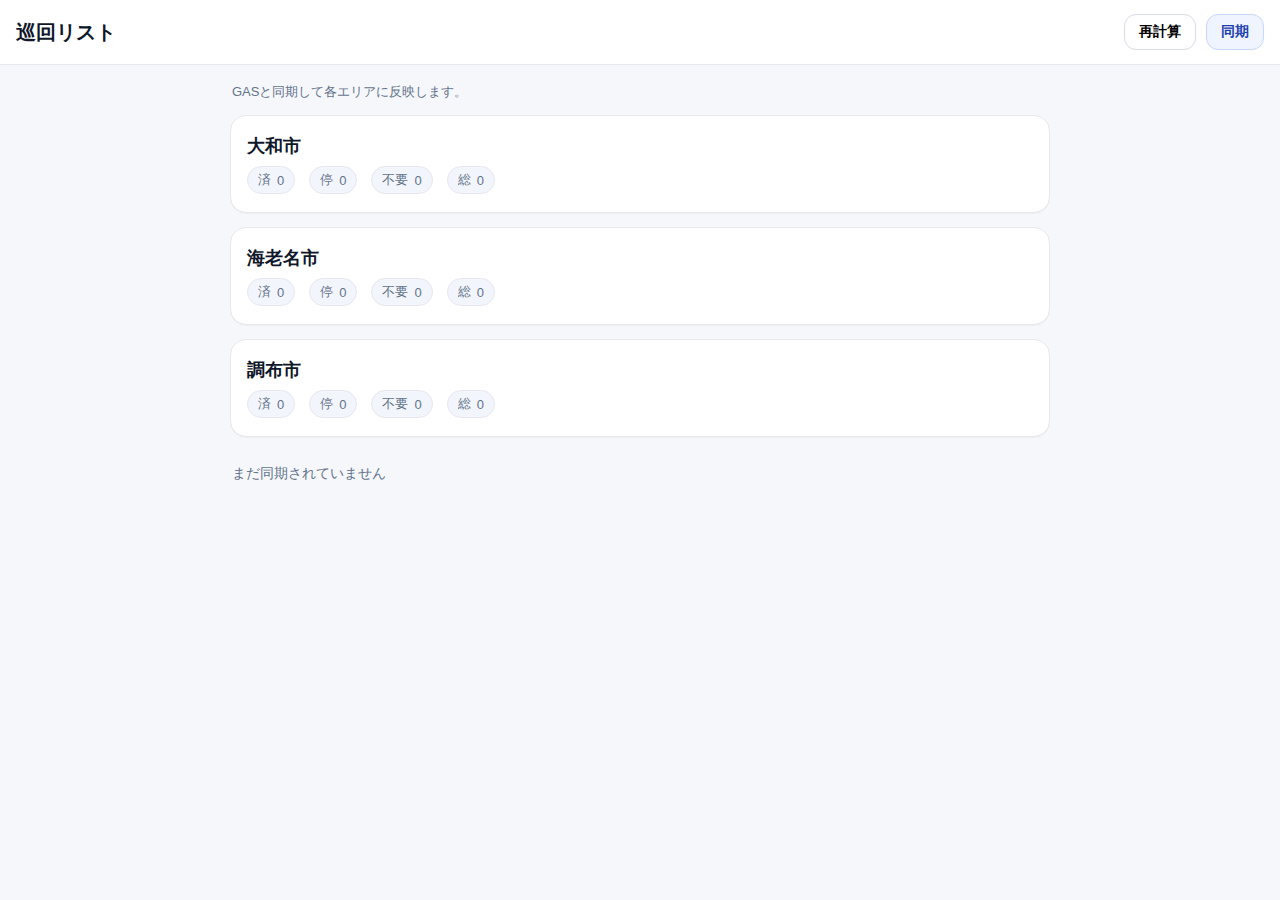
<file: index.html>
<!doctype html>
<html lang="ja">
<head>
  <meta charset="utf-8" />
  <meta name="viewport" content="width=device-width,initial-scale=1,viewport-fit=cover" />
  <title>巡回リスト（シンプル同期）</title>
  <style>
    :root{--fg:#0f172a;--muted:#64748b;--chip:#eff4ff;}
    html,body{margin:0;padding:0}
    body{font-family:-apple-system,BlinkMacSystemFont,"Segoe UI",Roboto,"Noto Sans JP","Hiragino Kaku Gothic ProN",Meiryo,sans-serif;background:#f6f7fb;color:var(--fg)}
    .appbar{position:sticky;top:0;z-index:10;display:flex;align-items:center;justify-content:space-between;padding:14px 16px;background:#fff;border-bottom:1px solid #e6e8ef}
    .title{font-size:20px;font-weight:800}
    .btns{display:flex;gap:10px}
    .btn{appearance:none;border:1px solid #d7dbe7;padding:8px 14px;border-radius:12px;background:#fff;font-weight:700;font-size:14px;cursor:pointer}
    .btn-primary{background:var(--chip);border-color:#c9d6ff;color:#1e40af}
    .wrap{max-width:820px;margin:18px auto;padding:0 14px 60px}
    .hint{margin:6px 2px 14px;color:var(--muted);font-size:13px}
    .cards{display:grid;grid-template-columns:1fr;gap:14px}
    .card{display:block;text-decoration:none;color:inherit;background:#fff;border:1px solid #e6e8ef;border-radius:16px;padding:18px 16px;box-shadow:0 1px 0 rgba(8,15,35,.03)}
    .card h2{margin:0 0 8px 0;font-size:18px}
    .meta{display:flex;gap:14px;flex-wrap:wrap;color:var(--muted);font-size:13px}
    .chip{display:inline-flex;align-items:center;gap:6px;padding:4px 10px;border-radius:999px;background:#f2f5fb;border:1px solid #e6e8ef}
    .empty{margin:28px 2px 0 2px;color:var(--muted);font-size:14px}
    /* 簡易モーダル */
    .modal{position:fixed;inset:0;background:rgba(0,0,0,.4);display:none;align-items:center;justify-content:center;z-index:50}
    .modal.show{display:flex}
    .dialog{width:min(420px,90vw);background:#111827;color:#fff;border-radius:12px;padding:16px 16px}
    .barwrap{height:8px;background:#1f2937;border-radius:999px;overflow:hidden;margin-top:10px}
    .bar{height:100%;width:0;background:linear-gradient(90deg,#60a5fa,#a78bfa,#34d399)}
  </style>
</head>
<body>
  <header class="appbar">
    <div class="title">巡回リスト</div>
    <div class="btns">
      <button id="recalcBtn" class="btn">再計算</button>
      <button id="syncBtn" class="btn btn-primary">同期</button>
    </div>
  </header>

  <main class="wrap">
    <p id="statusText" class="hint">GASと同期して各エリアに反映します。</p>

    <section id="cityCards" class="cards">
      <a id="card-yamato" class="card" href="yamato.html" data-city="大和市">
        <h2>大和市</h2>
        <div class="meta">
          <span class="chip">済 <span id="yamato-done">0</span></span>
          <span class="chip">停 <span id="yamato-stop">0</span></span>
          <span class="chip">不要 <span id="yamato-skip">0</span></span>
          <span class="chip">総 <span id="yamato-total">0</span></span>
        </div>
      </a>
      <a id="card-ebina" class="card" href="ebina.html" data-city="海老名市">
        <h2>海老名市</h2>
        <div class="meta">
          <span class="chip">済 <span id="ebina-done">0</span></span>
          <span class="chip">停 <span id="ebina-stop">0</span></span>
          <span class="chip">不要 <span id="ebina-skip">0</span></span>
          <span class="chip">総 <span id="ebina-total">0</span></span>
        </div>
      </a>
      <a id="card-chofu" class="card" href="chofu.html" data-city="調布市">
        <h2>調布市</h2>
        <div class="meta">
          <span class="chip">済 <span id="chofu-done">0</span></span>
          <span class="chip">停 <span id="chofu-stop">0</span></span>
          <span class="chip">不要 <span id="chofu-skip">0</span></span>
          <span class="chip">総 <span id="chofu-total">0</span></span>
        </div>
      </a>
    </section>

    <p id="overallHint" class="empty">まだ同期されていません</p>
  </main>

  <!-- 簡易モーダル -->
  <div id="progressModal" class="modal" aria-hidden="true">
    <div class="dialog">
      <div id="progressTitle">同期中…</div>
      <div class="barwrap"><div id="progressBar" class="bar"></div></div>
    </div>
  </div>

  <script>
  // ===== 設定 =====
  const GAS_URL = (window.GAS_URL || "https://script.google.com/macros/s/AKfycby9RpFiUbYu6YX6JW9XfwbDx36_4AIlGEQMOxR3SnxgNdoRUJKfyxvF3b1SEYwuHb3X/exec");
  const LS_KEY = (city) => \`junkai:city:\${city}\`;
  const CITIES = ["大和市","海老名市","調布市"];

  // ===== DOM =====
  const els = {
    syncBtn: document.getElementById("syncBtn"),
    recalcBtn: document.getElementById("recalcBtn"),
    statusText: document.getElementById("statusText"),
    modal: document.getElementById("progressModal"),
    bar: document.getElementById("progressBar"),
    title: document.getElementById("progressTitle"),
    totals: {
      "大和市": { done:"#yamato-done", stop:"#yamato-stop", skip:"#yamato-skip", total:"#yamato-total" },
      "海老名市": { done:"#ebina-done", stop:"#ebina-stop", skip:"#ebina-skip", total:"#ebina-total" },
      "調布市": { done:"#chofu-done", stop:"#chofu-stop", skip:"#chofu-skip", total:"#chofu-total" }
    }
  };
  const $ = (s)=>document.querySelector(s);

  // ===== 簡易モーダル制御 =====
  let progTimer=null, prog=0;
  function openProgress(text){
    if(els.title) els.title.textContent = text||"同期中…";
    if(els.modal) els.modal.classList.add("show");
    prog=0;
    if(els.bar) els.bar.style.width="0%";
    progTimer=setInterval(()=>{
      prog=Math.min(98, prog+3);
      if(els.bar) els.bar.style.width=prog+"%";
    }, 100);
  }
  function closeProgress(text){
    if(text && els.title) els.title.textContent=text;
    if(progTimer){ clearInterval(progTimer); progTimer=null; }
    if(els.bar) els.bar.style.width="100%";
    setTimeout(()=>{ if(els.modal) els.modal.classList.remove("show"); if(els.bar) els.bar.style.width="0%"; }, 500);
  }

  // ===== 同期 =====
  async function doSync(){
    try{
      els.statusText.textContent="同期中…";
      openProgress("同期中…");

      const res = await fetch(\`\${GAS_URL}?action=pull&ts=\${Date.now()}\`, {cache:"no-store"});
      const json = await res.json().catch(()=> ({}));

      // 2系統の形式を許容： {ok:true,data:[...]} か、配列そのもの
      const rows = Array.isArray(json?.data) ? json.data : (Array.isArray(json) ? json : []);
      if(!Array.isArray(rows)){
        els.statusText.textContent="取得失敗：形式エラー";
        closeProgress("同期失敗");
        return;
      }

      const buckets = { "大和市":[], "海老名市":[], "調布市":[] };
      rows.forEach(r=>{
        let city, station, model, number, status, checked, index, last_inspected_at;
        if(Array.isArray(r)){ // 配列の配列
          city   = String(r[0]??"").trim();
          station= String(r[1]??"").trim();
          model  = String(r[2]??"").trim();
          number = String(r[3]??"").trim();
          status = String(r[4]??"normal").trim();
          checked= !!r[5];
          index  = parseInt(r[6]||0,10)||0;
          last_inspected_at = String(r[7]??"").trim();
        }else{ // レコード形式
          city   = String(r.city??"").trim();
          station= String(r.station??"").trim();
          model  = String(r.model??"").trim();
          number = String(r.number??r.plate??"").trim();
          status = String(r.status??"normal").trim();
          checked= !!r.checked;
          index  = parseInt(r.index||0,10)||0;
          last_inspected_at = String(r.last_inspected_at??"").trim();
        }
        if(buckets[city]){
          buckets[city].push({city,station,model,number,status,checked,index,last_inspected_at});
        }
      });

      // 保存
      CITIES.forEach(c=> localStorage.setItem(LS_KEY(c), JSON.stringify(buckets[c])) );
      // 再計算
      recalcAll();
      els.statusText.textContent="同期完了！";
      closeProgress("同期完了！");
    }catch(e){
      console.error(e);
      els.statusText.textContent="同期失敗：通信エラー";
      closeProgress("同期失敗");
      alert("同期に失敗しました。通信状況を確認してください。");
    }
  }

  // ===== 再計算 =====
  function recalcAll(){
    let overall=0;
    for(const city of CITIES){
      const s = localStorage.getItem(LS_KEY(city));
      const arr = s ? (JSON.parse(s) || []) : [];
      overall += arr.length;
      const cnt = {done:0,stop:0,skip:0,total:arr.length};
      arr.forEach(it=>{
        if(it.status==="stop") cnt.stop++;
        else if(it.status==="skip") cnt.skip++;
        if(it.checked || it.status==="done") cnt.done++;
      });
      const map = els.totals[city];
      $(map.done).textContent=cnt.done;
      $(map.stop).textContent=cnt.stop;
      $(map.skip).textContent=cnt.skip;
      $(map.total).textContent=cnt.total;
    }
    document.getElementById("overallHint").textContent = overall>0 ? \`総件数：\${overall}\` : "まだ同期されていません";
  }

  // ===== 配線 =====
  els.syncBtn?.addEventListener("click", doSync);
  els.recalcBtn?.addEventListener("click", recalcAll);
  // 初期
  recalcAll();
  </script>
</body>
</html>
</file>
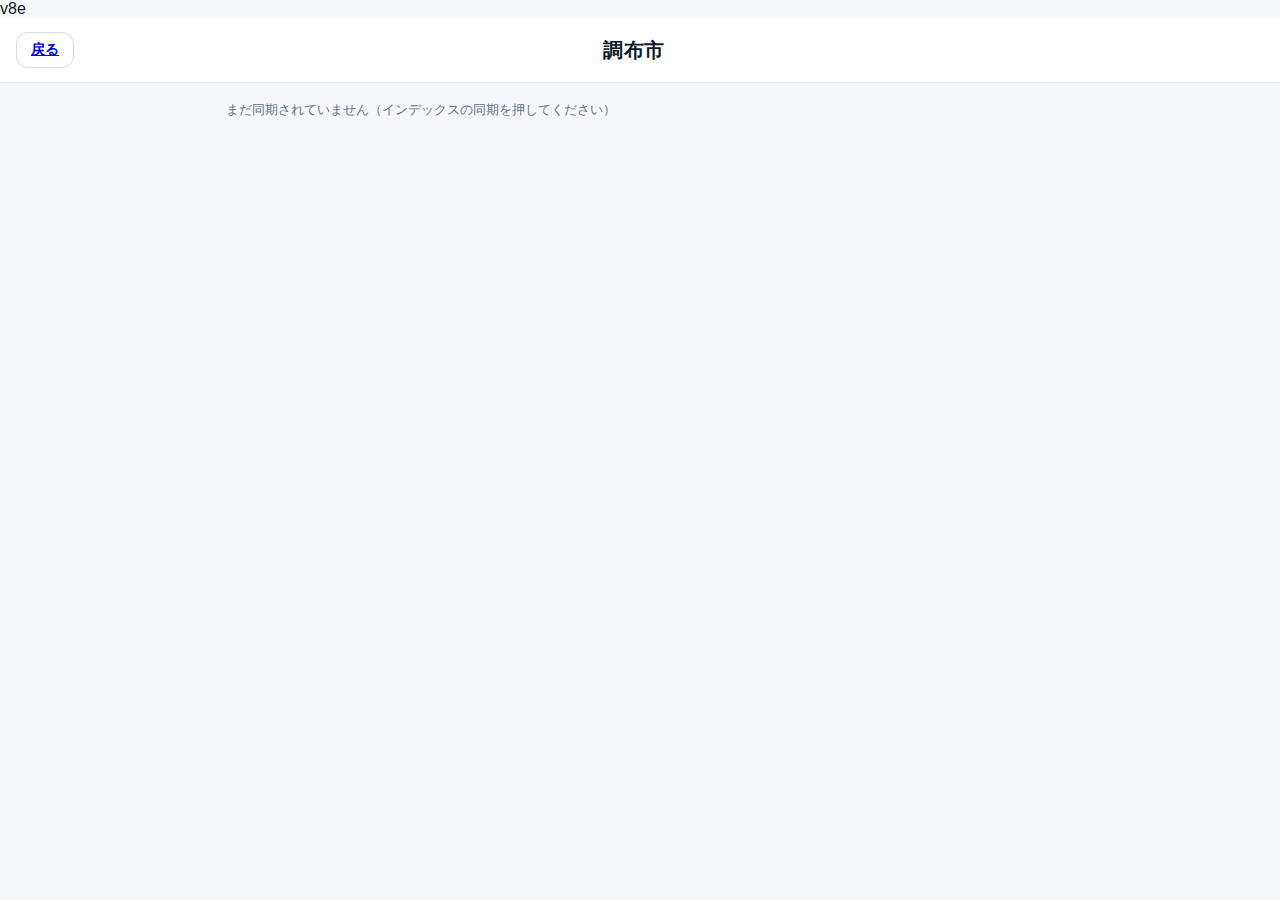
<file: chofu.html>
<!doctype html>
<html lang="ja">
<head>
  <meta charset="utf-8" />
  <meta name="viewport" content="width=device-width,initial-scale=1,viewport-fit=cover" />
  <title>調布市</title>
  <!-- include version query to bust cache -->
  <link rel="stylesheet" href="style.css?v=8e" />
</head>
<body>
  <div class="ver">v8e</div>
  <header class="appbar">
    <a class="btn" href="index.html">戻る</a>
    <div class="title" style="margin:0 auto;">調布市</div>
    <div style="width:70px"></div>
  </header>

  <main class="wrap">
    <p id="hint" class="hint">同期後に表示されます。</p>
    <div id="list" class="list"></div>
  </main>

  <!-- include version query to bust cache -->
  <script src="app.js?v=8e"></script>
  <script>
    Junkai.initCity("調布市");
  </script>
</body>
</html>
</file>
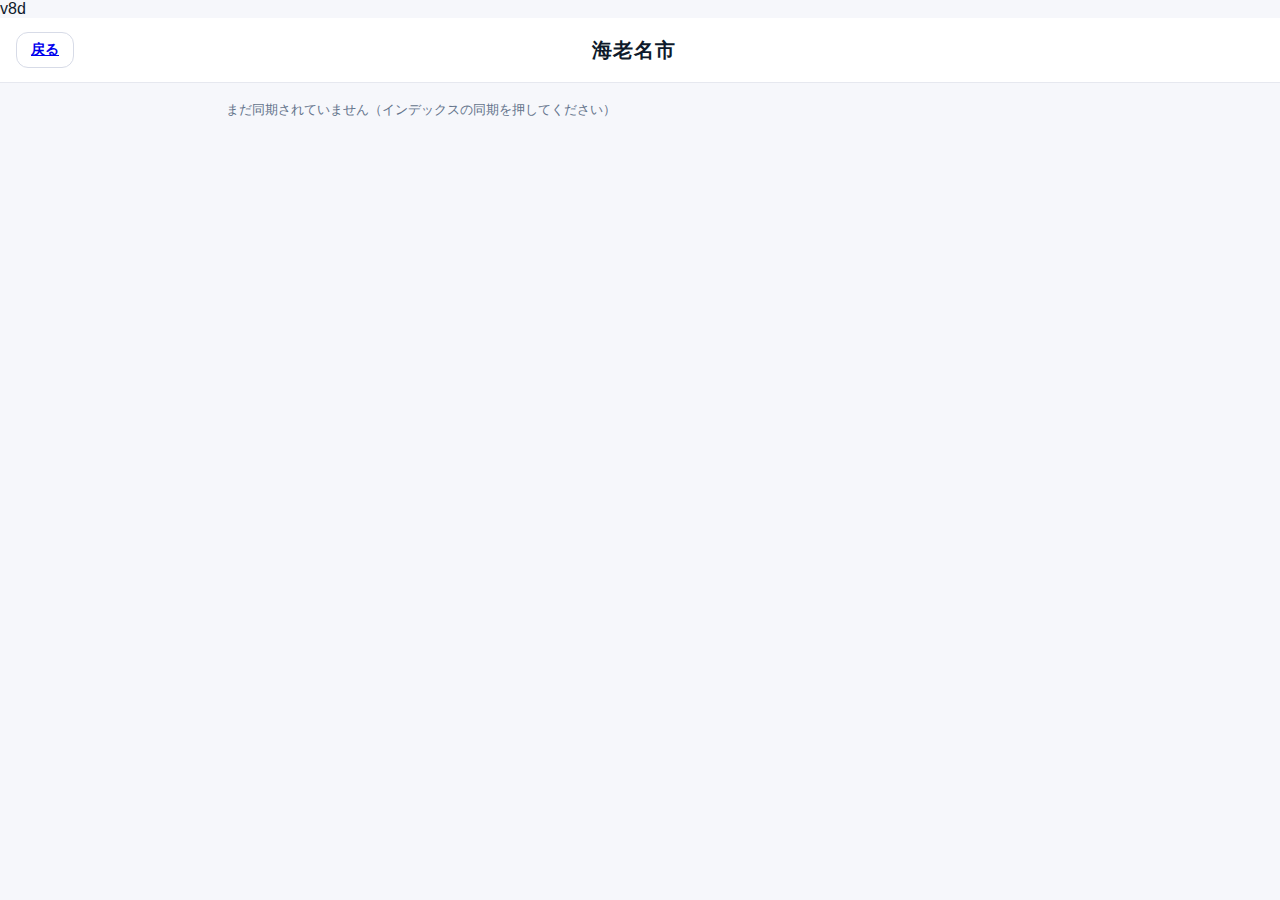
<file: ebina.html>
<!doctype html>
<html lang="ja">
<head>
  <meta charset="utf-8" />
  <meta name="viewport" content="width=device-width,initial-scale=1,viewport-fit=cover" />
  <title>海老名市</title>
  <!-- include version query to bust cache -->
  <link rel="stylesheet" href="style.css?v=8c" />
</head>
<body>
  <div class="ver">v8d</div>
  <header class="appbar">
    <a class="btn" href="index.html">戻る</a>
    <div class="title" style="margin:0 auto;">海老名市</div>
    <div style="width:70px"></div>
  </header>

  <main class="wrap">
    <p id="hint" class="hint">同期後に表示されます。</p>
    <div id="list" class="list"></div>
  </main>

  <!-- include version query to bust cache -->
  <script src="app.js?v=8c"></script>
  <script>
    Junkai.initCity("海老名市");
  </script>
</body>
</html>
</file>
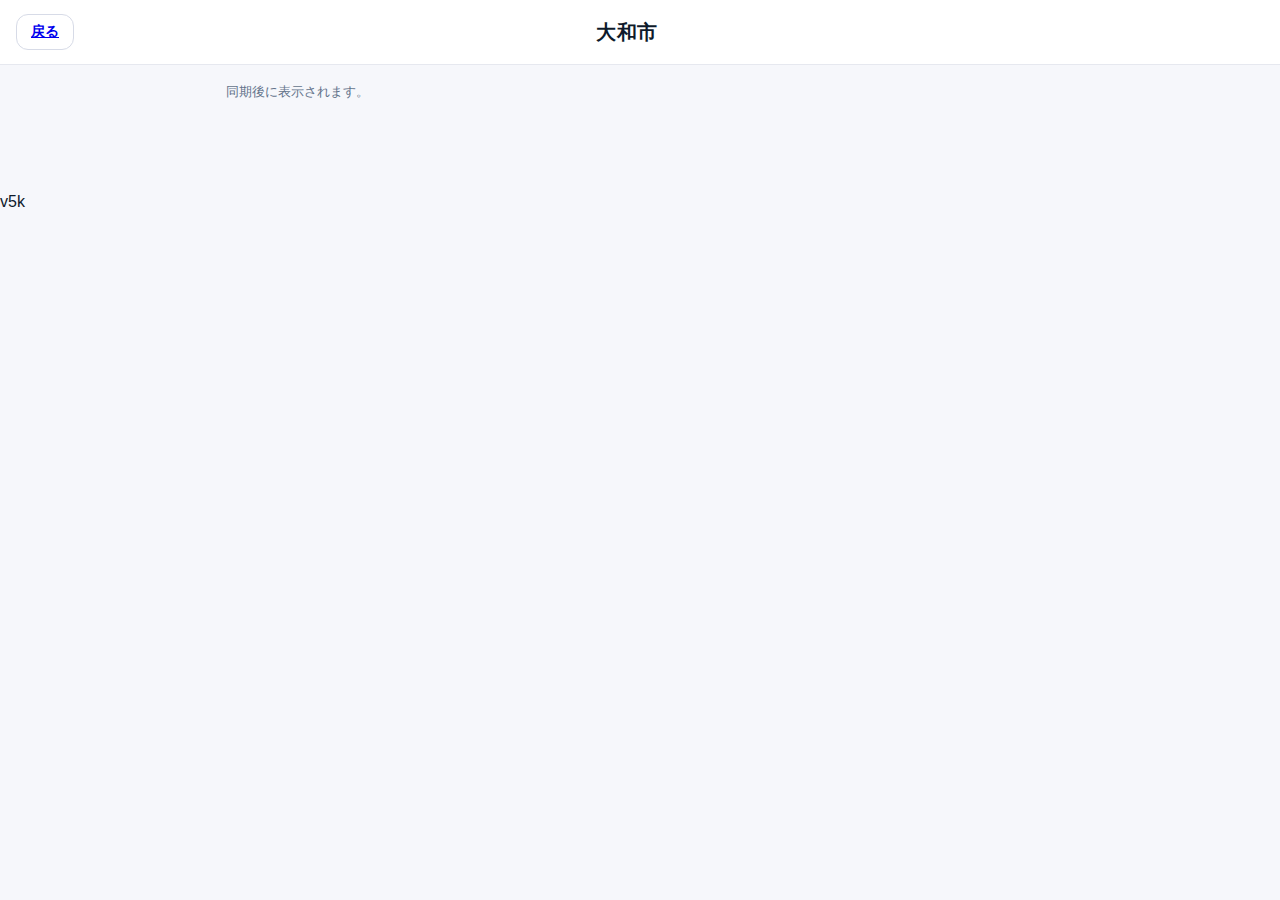
<file: yamato.html>
<!doctype html>
<html lang="ja">
<head>
  <meta charset="utf-8"/>
  <meta name="viewport" content="width=device-width,initial-scale=1,viewport-fit=cover"/>
  <title>大和市｜巡回</title>
  <link rel="stylesheet" href="style.css?v=v5k"/>
</head>
<body>
  <header class="appbar">
    <div class="btns"><a class="btn" href="index.html">戻る</a></div>
    <div class="title">大和市</div>
    <div style="width:84px"></div>
  </header>
  <main class="wrap">
    <p id="hint" class="hint">同期後に表示されます。</p>
    <div id="list"></div>
  </main>
  <script src="app.js?v=v5k"></script>
  <script>window.addEventListener('DOMContentLoaded',()=>window.renderArea&&window.renderArea('大和市'));</script>
  <div class="ver">v5k</div>
</body>
</html>
</file>
<file: style.css>
:root{
  --accent:#2b6bf6; --fg:#0e1a2b; --muted:#64748b; --chip:#eff4ff;
  --green:#e8f7ec; --pink:#ffeaf1; --gray:#f1f2f5; --yellow:#fff9db; --blue:#e8f2ff;
}
*{box-sizing:border-box}
body{font-family:-apple-system,BlinkMacSystemFont,"Segoe UI",Roboto,"Noto Sans JP","Hiragino Kaku Gothic ProN",Meiryo,sans-serif;margin:0;background:#f6f7fb;color:var(--fg)}
.appbar{position:sticky;top:0;z-index:20;display:flex;align-items:center;justify-content:space-between;padding:14px 16px;background:#fff;border-bottom:1px solid #e6e8ef}
.title{font-size:20px;font-weight:800;letter-spacing:.04em}
.btns{display:flex;gap:10px}
.btn{appearance:none;border:1px solid #d7dbe7;padding:8px 14px;border-radius:12px;background:#fff;font-weight:700;font-size:14px}
.btn-primary{background:var(--chip);border-color:#c9d6ff;color:#1e40af}
.wrap{max-width:860px;margin:18px auto;padding:0 14px 60px}
.hint{margin:6px 2px 14px;color:var(--muted);font-size:13px}
.cards{display:grid;grid-template-columns:1fr;gap:14px}
.card{display:block;text-decoration:none;color:inherit;background:#fff;border:1px solid #e6e8ef;border-radius:16px;padding:18px 16px;box-shadow:0 1px 0 rgba(8,15,35,.03)}
.card:hover{background:#fafcff}
.card h2{margin:0 0 8px 0;font-size:18px;letter-spacing:.03em}
.meta{display:flex;gap:14px;flex-wrap:wrap;color:var(--muted);font-size:13px}
.chip{display:inline-flex;align-items:center;gap:6px;padding:4px 10px;border-radius:999px;background:#f2f5fb;border:1px solid #e6e8ef}
.muted{color:var(--muted)}
.empty{margin:28px 2px 0 2px;color:var(--muted);font-size:14px}

/* 進捗モーダル */
.modal{position:fixed;inset:0;background:rgba(8,15,35,.5);display:none;align-items:center;justify-content:center;z-index:50}
.modal.show{display:flex}
.dialog{width:min(520px,90vw);background:#111827;color:#fff;border-radius:14px;padding:18px 16px;box-shadow:0 10px 30px rgba(0,0,0,.35)}
.dialog h3{margin:0 0 8px 0;font-size:18px}
.barwrap{height:8px;background:#1f2937;border-radius:999px;overflow:hidden;margin-top:12px}
.bar{height:100%;width:0;background:linear-gradient(90deg,#60a5fa,#a78bfa,#34d399)}

/* 各エリアの行カード用（市ページで使用） */
.row{display:flex;align-items:center;gap:10px;border:1px solid #e6e8ef;background:#fff;border-radius:12px;padding:10px 10px}
.row + .row{margin-top:10px}
.idx{min-width:28px;text-align:right;font-weight:700;color:#334155}
.chk{margin:0 4px}
.fields{flex:1;display:flex;flex-direction:column}
.line1{font-weight:700}
.line2{font-size:12px;color:#475569}
right{display:flex;flex-direction:column;gap:6px}
.state-select{padding:6px 8px;border:1px solid #d7dbe7;border-radius:10px;background:#fff}
.btn-mini{padding:6px 10px;border:1px solid #d7dbe7;border-radius:10px;background:#fff;font-weight:700;font-size:12px}

/* 状態色（行背景） */
.bg-green{background:var(--green)}
.bg-pink{background:var(--pink)}
.bg-gray{background:var(--gray)}
.bg-yellow{background:var(--yellow)}
.bg-blue{background:var(--blue)}
</file>
